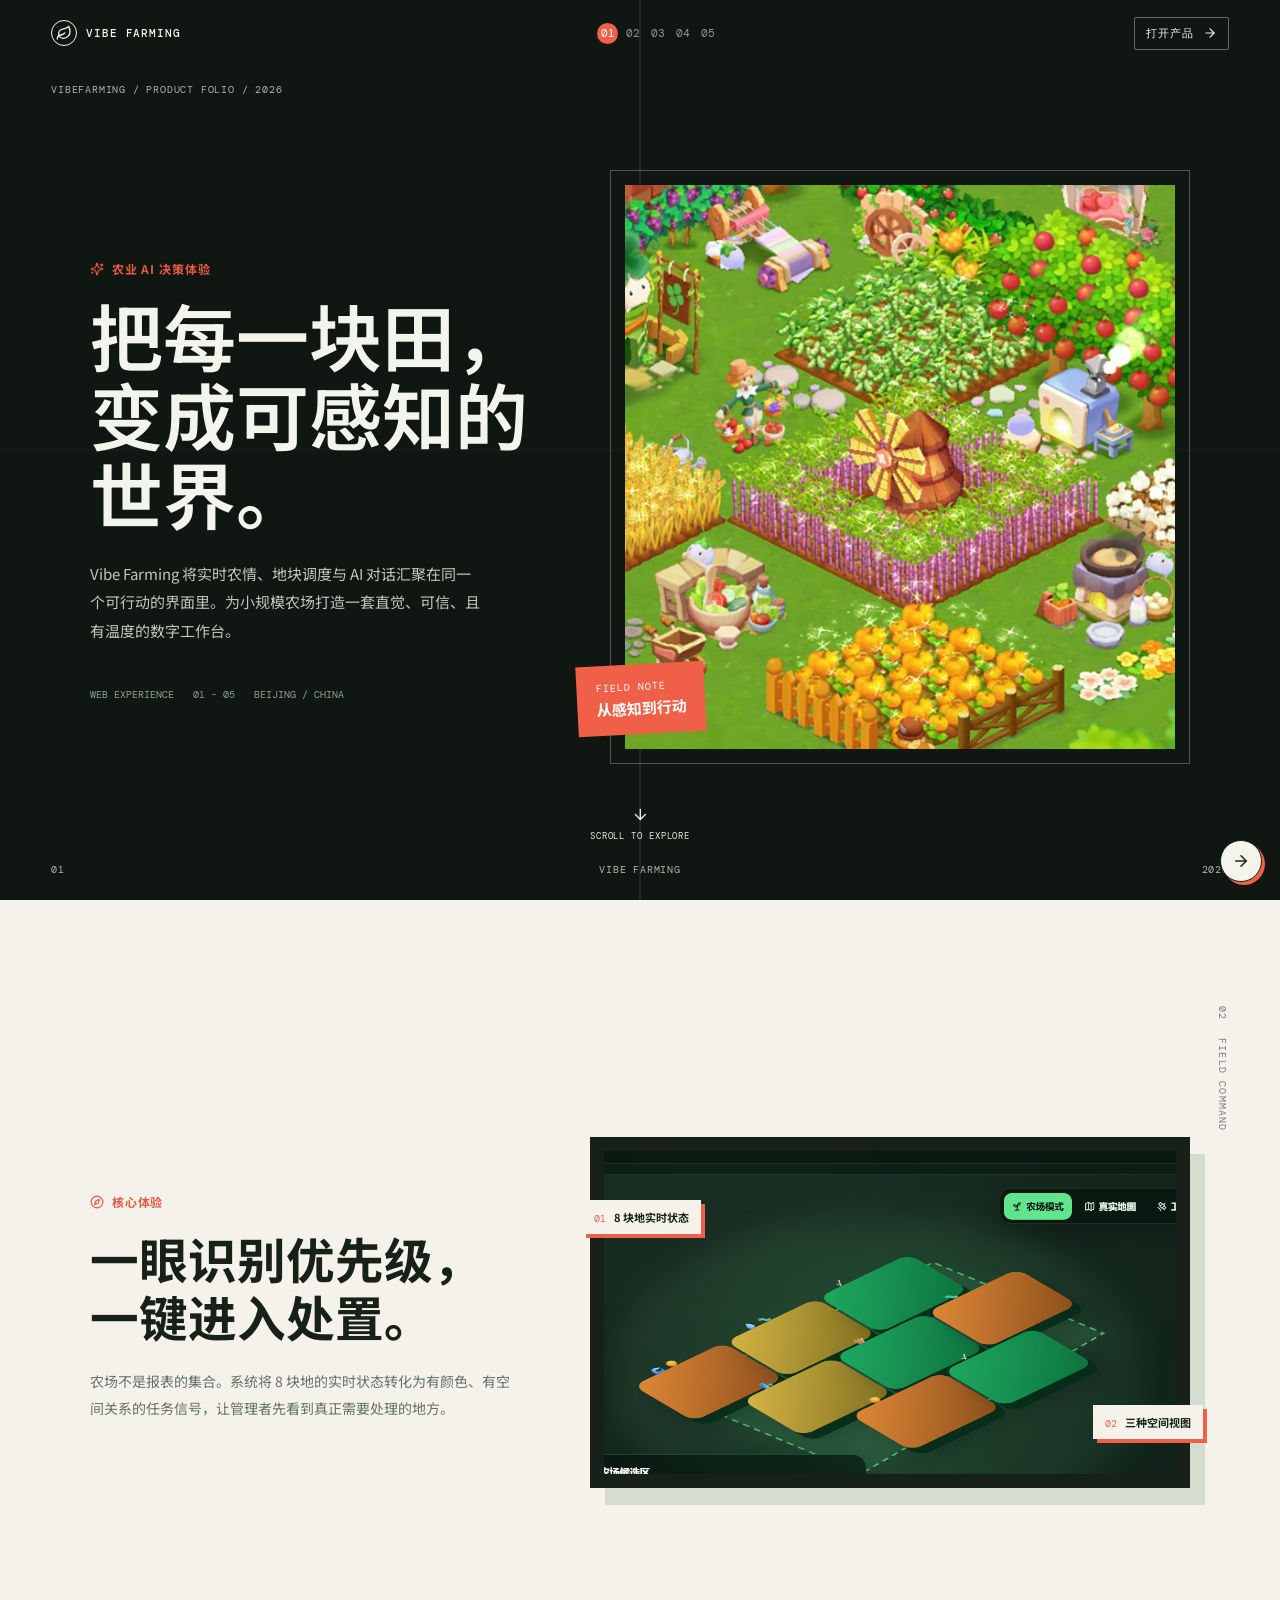
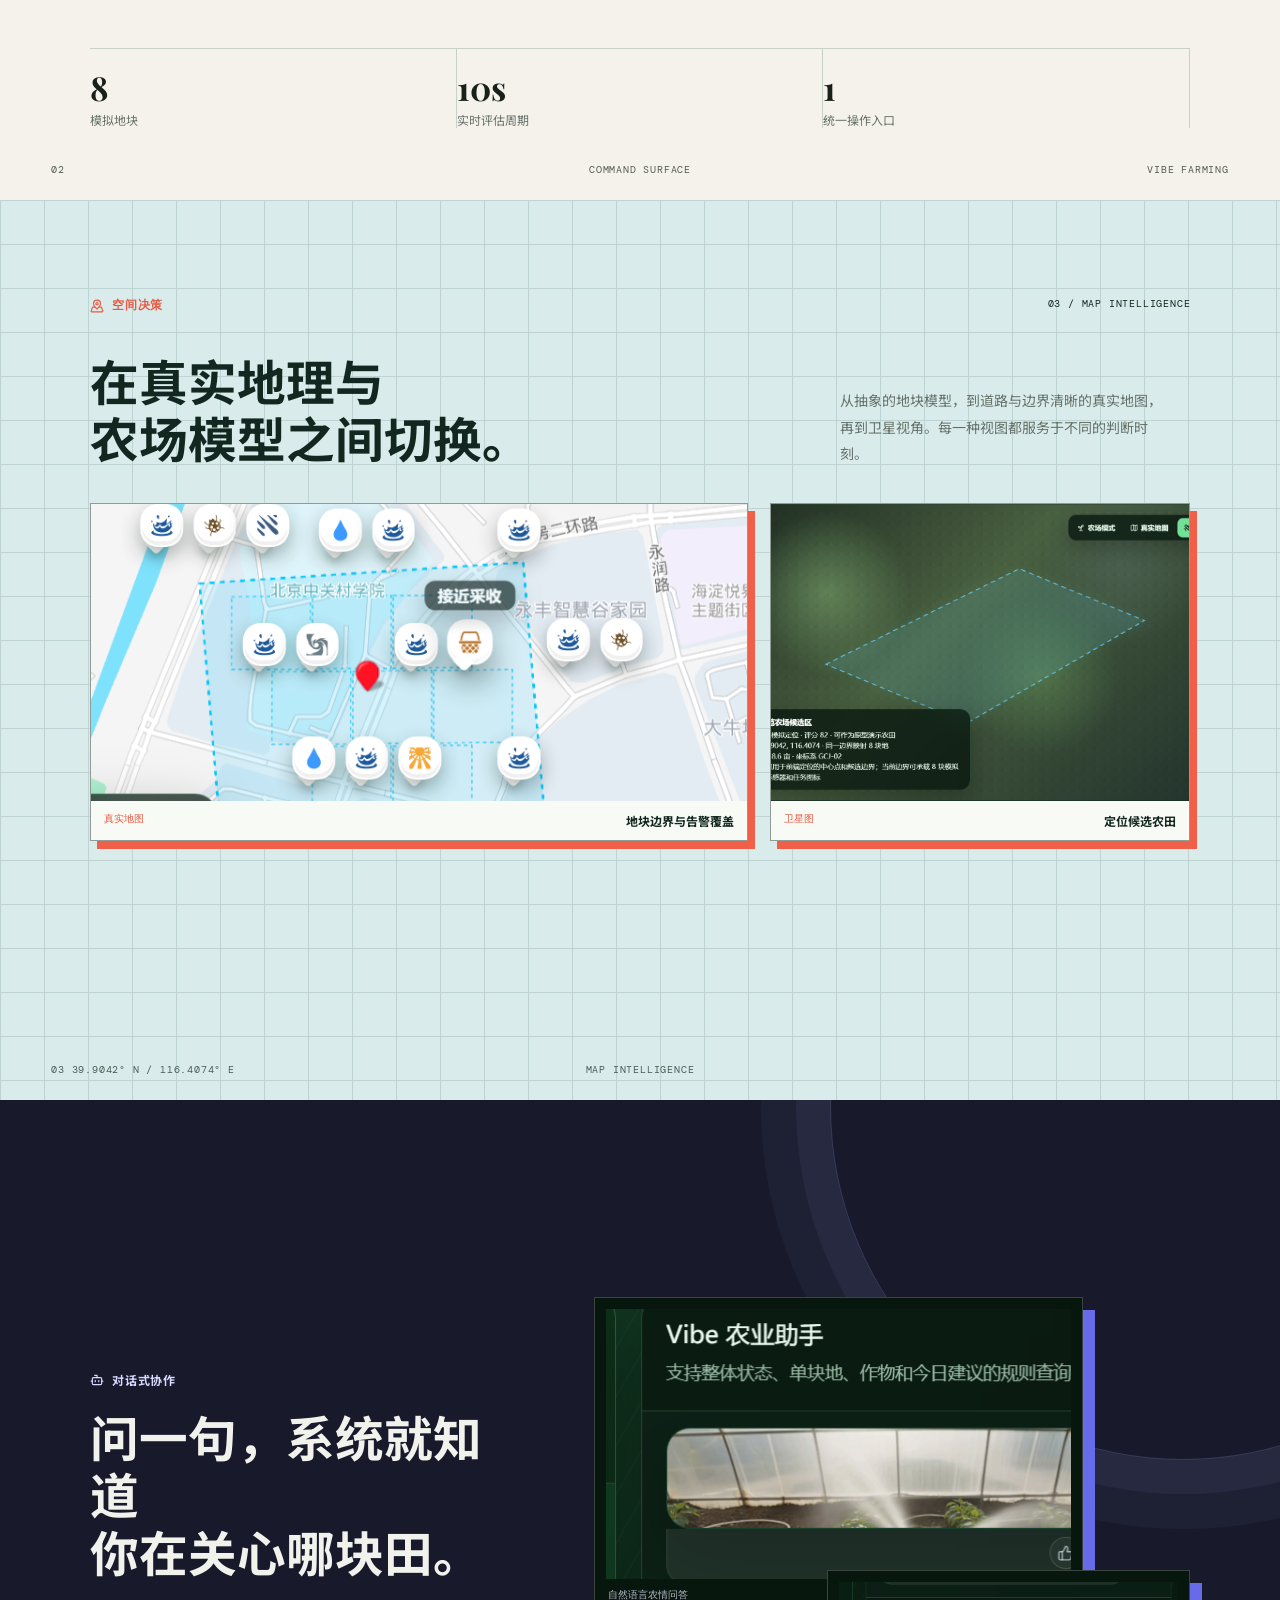
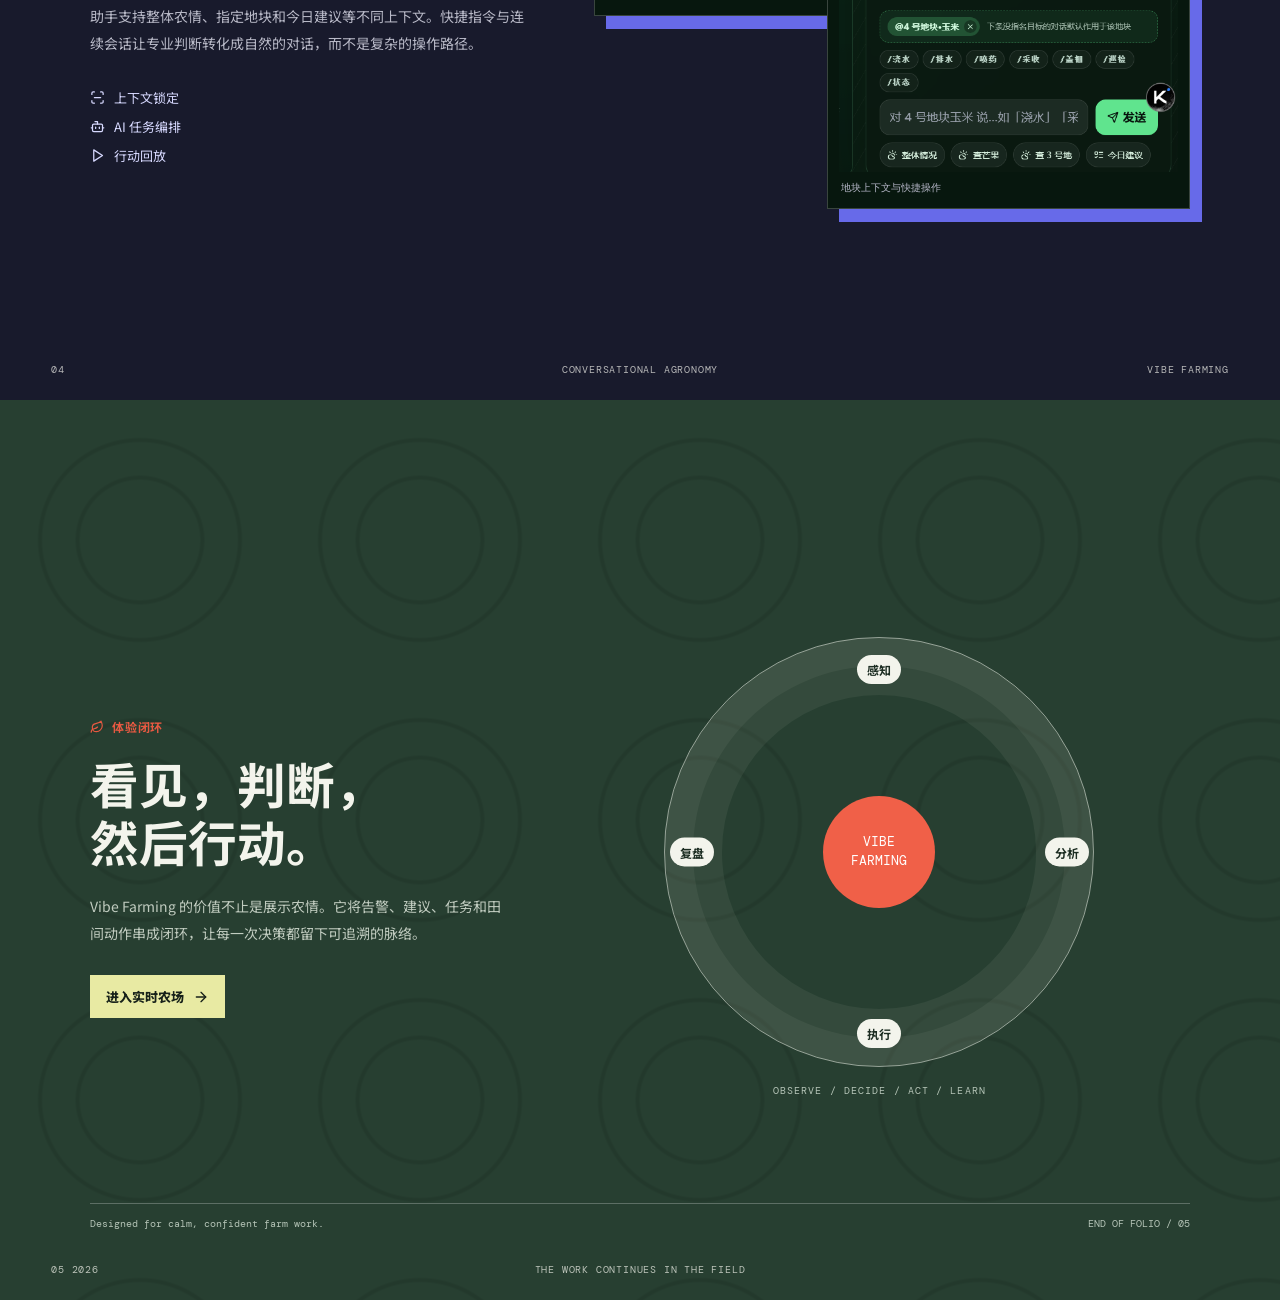
<file: vibefarming_html/hks/portfolio.html>
<!doctype html>
<html lang="zh-CN">
  <head>
    <meta charset="UTF-8" />
    <meta name="viewport" content="width=device-width, initial-scale=1.0" />
    <meta name="theme-color" content="#101713" />
    <title>Vibe Farming | 产品作品集</title>
    <script type="module" crossorigin src="./assets/portfolio-D-qZXHHu.js"></script>
    <link rel="modulepreload" crossorigin href="./assets/play-C033QRrL.js">
    <link rel="stylesheet" crossorigin href="./assets/portfolio-D9d-Giov.css">
  </head>
  <body>
    <div id="root"></div>
  </body>
</html>
</file>
<file: vibefarming_html/hks/assets/portfolio-D9d-Giov.css>
@import"https://fonts.googleapis.com/css2?family=DM+Mono:wght@400;500&family=Noto+Sans+SC:wght@400;500;600;700;800&family=Playfair+Display:ital,wght@0,600;0,700;1,600&display=swap";:root{color:#101713;background:#edf0e8;font-family:Noto Sans SC,Arial,sans-serif}*{box-sizing:border-box}html{scroll-snap-type:y proximity;scroll-behavior:smooth}body{margin:0;background:#edf0e8}button,a{font:inherit}button{cursor:pointer}.folio{overflow:clip}.folio-nav{position:fixed;z-index:20;top:0;left:0;right:0;height:66px;padding:0 4vw;display:flex;align-items:center;justify-content:space-between;color:#f3f4ec;mix-blend-mode:normal;pointer-events:none}.folio-nav>*{pointer-events:auto}.folio-brand,.live-link{color:inherit;text-decoration:none;display:inline-flex;align-items:center;gap:9px;font:500 11px DM Mono,monospace;letter-spacing:.08em}.brand-mark{width:26px;height:26px;border:1px solid currentColor;border-radius:50%;display:grid;place-items:center}.live-link{padding:8px 11px;border:1px solid rgba(255,255,255,.35);border-radius:2px}.nav-progress{display:flex;gap:4px}.nav-progress button{width:21px;height:21px;padding:0;border:0;border-radius:50%;background:transparent;color:#ffffff8c;font:11px DM Mono,monospace}.nav-progress button.is-active{background:#f06048;color:#fff}.spread{min-height:100svh;scroll-snap-align:start;position:relative;padding:105px 7vw 72px;overflow:hidden}.register{position:absolute;left:4vw;right:4vw;font:10px DM Mono,monospace;letter-spacing:.08em;display:flex;justify-content:space-between}.register-top{top:83px;color:#f3f4ecb3}.register-bottom{bottom:24px;color:currentColor;opacity:.72}.register-bottom span{position:absolute;left:50%;transform:translate(-50%)}.eyebrow{display:inline-flex;align-items:center;gap:8px;margin:0 0 20px;color:#e75942;font-size:12px;font-weight:700;letter-spacing:.08em}h1,h2,p{margin-top:0}h1,h2{letter-spacing:0}.cover{color:#f3f4ec;background:#101713;display:grid;grid-template-columns:.88fr 1.12fr;align-items:center;gap:5vw}.cover:before{content:"";position:absolute;top:0;right:0;bottom:0;left:0;background:linear-gradient(90deg,transparent 49.9%,rgba(255,255,255,.12) 50%,transparent 50.1%),linear-gradient(0deg,transparent 49.9%,rgba(255,255,255,.05) 50%,transparent 50.1%);pointer-events:none}.cover-copy{position:relative;z-index:1;padding-top:25px}.cover h1{margin-bottom:26px;font-family:Playfair Display,Noto Sans SC,serif;font-size:clamp(42px,5.7vw,88px);line-height:1.08;font-weight:600}.intro{max-width:390px;color:#bdc8ba;font-size:15px;line-height:1.9}.cover-meta{margin-top:43px;display:flex;gap:19px;flex-wrap:wrap;font:10px DM Mono,monospace;color:#8ea093}.cover-visual{height:min(66vh,650px);position:relative;border:1px solid rgba(255,255,255,.26);padding:14px}.hero-crop{height:100%;overflow:hidden;background:#9acb4c}.hero-crop img{width:100%;height:100%;-o-object-fit:cover;object-fit:cover;transform:scale(1.04)}.hero-tag{position:absolute;bottom:29px;left:-34px;padding:16px 19px;background:#f06048;color:#fff;display:grid;gap:4px;transform:rotate(-3deg)}.hero-tag span{font:10px DM Mono,monospace;letter-spacing:.1em}.hero-tag strong{font-size:15px}.scroll-cue{position:absolute;bottom:57px;left:50%;transform:translate(-50%);background:transparent;border:0;color:#e6ece1;display:grid;place-items:center;gap:7px;font:9px DM Mono,monospace;letter-spacing:.1em}.command{background:#f4f2eb;color:#172119;display:grid;grid-template-columns:1fr 1.42fr;grid-template-rows:1fr auto;gap:28px 6vw}.side-caption{position:absolute;top:106px;right:4vw;writing-mode:vertical-rl;display:flex;gap:18px;font:10px DM Mono,monospace;letter-spacing:.12em;color:#78817a}.section-lede{align-self:center;max-width:420px}.section-lede h2,.field-title h2,.assistant-copy h2,.finale-copy h2{font-family:Playfair Display,Noto Sans SC,serif;font-size:clamp(33px,3.8vw,57px);line-height:1.18;margin-bottom:23px}.section-lede>p:last-child,.field-title>p,.assistant-copy>p:last-of-type,.finale-copy>p:last-of-type{color:#667169;font-size:14px;line-height:1.9}.screen-stage{align-self:center;position:relative;padding:14px;background:#172119;box-shadow:15px 17px #d5ddd1}.screen-stage img{display:block;width:100%;aspect-ratio:16 / 9;-o-object-fit:cover;object-fit:cover;-o-object-position:center;object-position:center}.stage-note{position:absolute;background:#f4f2eb;padding:9px 12px;font-size:11px;font-weight:700;box-shadow:4px 4px #f06048}.stage-note span{color:#f06048;font:10px DM Mono,monospace;margin-right:5px}.note-a{left:-8px;top:18%}.note-b{right:-13px;bottom:14%}.stat-rail{grid-column:1 / -1;display:grid;grid-template-columns:repeat(3,1fr);border-top:1px solid #c8d1c7}.stat-rail div{padding-top:16px;border-right:1px solid #c8d1c7;display:grid;gap:2px}.stat-rail strong{font:700 33px Playfair Display,serif}.stat-rail span{color:#667169;font-size:12px}.field{background:#d9ebea;color:#122720;padding-top:97px}.field:after{content:"";position:absolute;top:0;right:0;bottom:0;left:0;opacity:.19;background-image:linear-gradient(#4d7770 1px,transparent 1px),linear-gradient(90deg,#4d7770 1px,transparent 1px);background-size:44px 44px;pointer-events:none}.field-header,.field-title,.map-grid{position:relative;z-index:1}.field-header{display:flex;justify-content:space-between;font:10px DM Mono,monospace;letter-spacing:.08em}.field-title{display:grid;grid-template-columns:1.25fr .65fr;align-items:end;gap:6vw;margin:2vh 0 4vh}.field-title h2{margin:0}.field-title p{margin:0;max-width:330px}.map-grid{display:grid;grid-template-columns:1.22fr .78fr;gap:22px}.map-card{background:#f8faf5;margin:0;border:1px solid rgba(18,39,32,.45);box-shadow:7px 8px #f06048}.map-card img{width:100%;height:clamp(190px,33vh,355px);display:block;-o-object-fit:cover;object-fit:cover;-o-object-position:center;object-position:center}.map-card:not(.large) img{filter:saturate(.83) contrast(1.03)}.map-card figcaption{padding:11px 13px;display:flex;justify-content:space-between;gap:8px;font-size:12px}.map-card figcaption span{color:#e75942;font:10px DM Mono,monospace}.map-card figcaption strong{font-weight:700}.assistant-page{background:#181a2c;color:#f2f2ec;display:grid;grid-template-columns:.85fr 1.15fr;gap:5vw;align-items:center}.assistant-page:before{content:"";width:55vw;height:55vw;position:absolute;right:-20vw;top:-27vw;border:1px solid rgba(178,185,255,.21);border-radius:50%;box-shadow:0 0 0 34px #b2b9ff0f,0 0 0 69px #b2b9ff0a}.assistant-copy,.assistant-shots{position:relative;z-index:1}.assistant-copy .eyebrow{color:#d7d9ff}.assistant-copy>p:last-of-type{color:#b8b9c7}.feature-list{display:grid;gap:10px;margin-top:32px}.feature-list span{display:inline-flex;align-items:center;gap:9px;color:#d7d9ff;font-size:13px}.assistant-shots{min-height:540px}.assistant-shots figure{margin:0;background:#07170e;padding:11px;border:1px solid rgba(255,255,255,.2);box-shadow:12px 13px #676ae9}.assistant-shots img{width:100%;display:block;-o-object-fit:cover;object-fit:cover}.assistant-shots figcaption{padding:9px 2px 2px;font:10px DM Mono,monospace;color:#b7b8c9}.assistant-shots figure:first-child{width:82%}.assistant-shots figure:first-child img{height:270px;-o-object-position:left center;object-position:left center}.prompt-shot{position:absolute;right:0;bottom:28px;width:61%}.prompt-shot img{height:190px;-o-object-position:center;object-position:center}.finale{color:#f3f4ec;background:#273f31;display:grid;align-items:center}.finale:before{content:"";position:absolute;top:0;right:0;bottom:0;left:0;opacity:.17;background:radial-gradient(ellipse at center,transparent 0 30%,#0f1b14 31% 32%,transparent 33% 49%,#0f1b14 50% 51%,transparent 52%);background-size:280px 280px}.finale-grid{position:relative;z-index:1;display:grid;grid-template-columns:.8fr 1.2fr;gap:5vw;align-items:center}.finale-copy>p:last-of-type{color:#c1ccc0}.product-button{display:inline-flex;align-items:center;gap:9px;color:#172119;padding:12px 16px;background:#e8eaa3;font-size:13px;font-weight:800;text-decoration:none;margin-top:15px}.loop-diagram{text-align:center}.loop-ring{width:min(45vw,430px);aspect-ratio:1;margin:auto;position:relative;border:1px solid rgba(241,244,236,.55);border-radius:50%;box-shadow:inset 0 0 0 28px #f1f4ec0d,inset 0 0 0 57px #f1f4ec0f}.loop-core{position:absolute;top:50%;left:50%;transform:translate(-50%,-50%);width:112px;height:112px;border-radius:50%;background:#f06048;display:grid;place-items:center;align-content:center;color:#fff;font:13px/1.4 DM Mono,monospace}.orbit{position:absolute;display:grid;place-items:center;padding:6px 10px;background:#f3f4ec;color:#1c2d22;border-radius:20px;font-weight:700;font-size:12px}.orbit-a{top:4%;left:50%;transform:translate(-50%)}.orbit-b{right:1%;top:50%;transform:translateY(-50%)}.orbit-c{bottom:4%;left:50%;transform:translate(-50%)}.orbit-d{left:1%;top:50%;transform:translateY(-50%)}.loop-diagram p{margin:17px 0 0;color:#b5c4b7;font:10px DM Mono,monospace;letter-spacing:.11em}.finale-footer{position:absolute;z-index:1;bottom:70px;left:7vw;right:7vw;display:flex;justify-content:space-between;padding-top:13px;border-top:1px solid rgba(255,255,255,.25);font:10px DM Mono,monospace;color:#b5c4b7}.edge-next{position:fixed;z-index:25;bottom:18px;right:18px;width:42px;height:42px;display:grid;place-items:center;color:#182319;background:#f3f4ec;border:1px solid #182319;border-radius:50%;box-shadow:3px 3px #f06048}@media(max-width:760px){.folio-nav{padding:0 19px;height:55px}.folio-brand span:last-child,.live-link{display:none}.spread{padding:85px 24px 64px;min-height:auto}.register{left:24px;right:24px}.register-top{top:64px;font-size:8px}.cover,.command,.assistant-page,.finale-grid,.field-title{display:block}.cover{min-height:100svh}.cover-copy{padding-top:35px}.cover h1{font-size:46px}.intro{font-size:13px}.cover-visual{height:37vh;margin:26px 0 30px}.hero-tag{left:-5px;bottom:17px}.scroll-cue{display:none}.command{padding-bottom:75px}.section-lede h2,.field-title h2,.assistant-copy h2,.finale-copy h2{font-size:36px}.screen-stage{margin:33px 7px 25px}.stage-note{display:none}.stat-rail{margin-top:25px}.stat-rail strong{font-size:25px}.stat-rail span{font-size:10px}.field-title{margin:17px 0 25px}.field-title p{margin-top:16px}.map-grid{display:grid;grid-template-columns:1fr;gap:20px}.map-card img{height:205px}.assistant-page{padding-top:100px}.assistant-shots{min-height:390px;margin-top:32px}.assistant-shots figure:first-child{width:90%}.assistant-shots figure:first-child img{height:190px}.prompt-shot{width:65%;bottom:0}.prompt-shot img{height:125px}.finale{min-height:100svh}.loop-ring{width:min(76vw,340px);margin-top:48px}.finale-footer{left:24px;right:24px;bottom:63px;font-size:8px}.finale-footer span:first-child{max-width:160px}.register-bottom{font-size:8px;bottom:19px}.register-bottom span{display:none}.side-caption{top:73px}.edge-next{right:13px;bottom:13px}}
</file>
